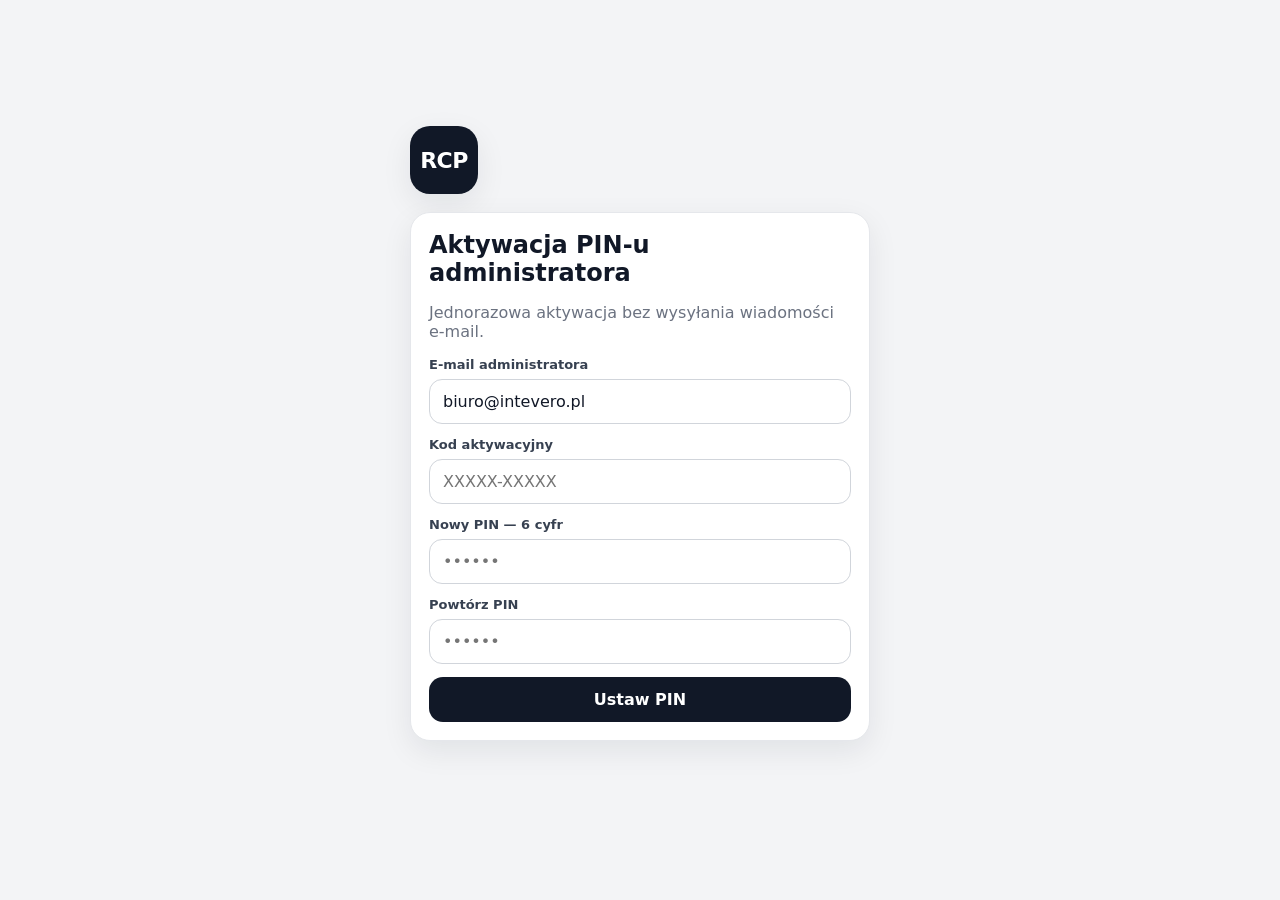
<file: activate.html>
<!doctype html>
<html lang="pl">
<head>
  <meta charset="UTF-8" />
  <meta name="viewport" content="width=device-width, initial-scale=1, viewport-fit=cover" />
  <meta name="theme-color" content="#111827" />
  <link rel="icon" href="./icon.svg" type="image/svg+xml" />
  <link rel="stylesheet" href="./styles.css" />
  <title>RCP — aktywacja PIN-u administratora</title>
</head>
<body>
  <div class="shell">
    <div class="login-wrap">
      <div class="logo login-logo">RCP</div>
      <div class="card">
        <h2>Aktywacja PIN-u administratora</h2>
        <p class="muted">Jednorazowa aktywacja bez wysyłania wiadomości e-mail.</p>
        <div id="notice"></div>
        <form id="activateForm" autocomplete="off">
          <div class="field">
            <label for="email">E-mail administratora</label>
            <input id="email" class="input" type="email" autocomplete="username" value="biuro@intevero.pl" required />
          </div>
          <div class="field">
            <label for="code">Kod aktywacyjny</label>
            <input id="code" class="input" type="text" autocapitalize="characters" spellcheck="false" placeholder="XXXXX-XXXXX" required />
          </div>
          <div class="field">
            <label for="pin">Nowy PIN — 6 cyfr</label>
            <input id="pin" class="input" type="password" inputmode="numeric" pattern="[0-9]{6}" maxlength="6" autocomplete="new-password" placeholder="••••••" required />
          </div>
          <div class="field">
            <label for="pin2">Powtórz PIN</label>
            <input id="pin2" class="input" type="password" inputmode="numeric" pattern="[0-9]{6}" maxlength="6" autocomplete="new-password" placeholder="••••••" required />
          </div>
          <button id="submitBtn" class="btn btn-dark btn-block" type="submit">Ustaw PIN</button>
        </form>
        <a id="backBtn" class="btn btn-light btn-block" href="./" style="display:none;margin-top:10px;text-decoration:none;text-align:center">Przejdź do logowania RCP</a>
      </div>
    </div>
  </div>

<script>
(() => {
  const BOOTSTRAP_URL = 'https://nouanhglqawrmvhlzrez.supabase.co/functions/v1/admin-bootstrap';
  const LOGIN_URL = 'https://nouanhglqawrmvhlzrez.supabase.co/functions/v1/employee-auth';
  const form = document.getElementById('activateForm');
  const notice = document.getElementById('notice');
  const submit = document.getElementById('submitBtn');
  const back = document.getElementById('backBtn');

  function show(message, type) {
    notice.className = 'notice ' + (type === 'ok' ? 'notice-success' : type === 'info' ? 'notice-info' : 'notice-error');
    notice.textContent = message;
  }

  form.addEventListener('submit', async (e) => {
    e.preventDefault();
    const email = document.getElementById('email').value.trim().toLowerCase();
    const code = document.getElementById('code').value.trim();
    const pin = document.getElementById('pin').value.trim();
    const pin2 = document.getElementById('pin2').value.trim();

    if (!/^\d{6}$/.test(pin)) return show('PIN musi mieć dokładnie 6 cyfr.', 'error');
    if (pin !== pin2) return show('Wpisane PIN-y są różne.', 'error');

    submit.disabled = true;
    submit.textContent = 'Aktywacja…';
    show('Ustawiam PIN…', 'info');

    try {
      await fetch(BOOTSTRAP_URL, {
        method: 'POST',
        mode: 'no-cors',
        headers: { 'Content-Type': 'text/plain;charset=UTF-8' },
        body: JSON.stringify({ email, code, pin })
      });

      await new Promise(resolve => setTimeout(resolve, 1200));

      const verify = await fetch(LOGIN_URL, {
        method: 'POST',
        headers: { 'Content-Type': 'application/json' },
        body: JSON.stringify({ action: 'admin_login', email, pin })
      });
      const data = await verify.json().catch(() => ({}));

      if (!verify.ok || !data?.session) {
        throw new Error(data?.error || 'Nie udało się potwierdzić aktywacji. Sprawdź kod i spróbuj ponownie.');
      }

      form.style.display = 'none';
      back.style.display = 'block';
      show('PIN został ustawiony. Możesz teraz zalogować się do RCP e-mailem i PIN-em.', 'ok');
    } catch (err) {
      show(err?.message || 'Aktywacja nie powiodła się.', 'error');
      submit.disabled = false;
      submit.textContent = 'Ustaw PIN';
    }
  });
})();
</script>
</body>
</html>
</file>
<file: styles.css>
:root {
  font-family: Inter, ui-sans-serif, system-ui, -apple-system, BlinkMacSystemFont, "Segoe UI", sans-serif;
  color: #111827;
  background: #f3f4f6;
  font-synthesis: none;
  --bg: #f3f4f6;
  --panel: #ffffff;
  --muted: #6b7280;
  --line: #e5e7eb;
  --dark: #111827;
  --green: #138a4b;
  --green-soft: #e8f7ef;
  --red: #bd2c2c;
  --red-soft: #fbeaea;
  --blue: #205fb5;
  --amber: #a35b00;
  --shadow: 0 10px 30px rgba(17,24,39,.08);
}
* { box-sizing: border-box; }
html, body { margin: 0; min-height: 100%; background: var(--bg); }
body { min-height: 100dvh; }
button, input, select { font: inherit; }
button { touch-action: manipulation; }
.hidden { display: none !important; }
.shell { max-width: 900px; margin: 0 auto; min-height: 100dvh; padding: 18px 16px 40px; }
.topbar { display: flex; align-items: center; justify-content: space-between; gap: 12px; margin-bottom: 18px; }
.brand { display: flex; align-items: center; gap: 10px; min-width: 0; }
.logo { width: 42px; height: 42px; border-radius: 12px; background: var(--dark); color: white; display: grid; place-items: center; font-weight: 800; letter-spacing: -.5px; box-shadow: var(--shadow); }
.brand-copy { min-width: 0; }
.brand-title { font-weight: 800; line-height: 1.1; }
.brand-sub { color: var(--muted); font-size: 12px; margin-top: 3px; overflow: hidden; text-overflow: ellipsis; white-space: nowrap; }
.card { background: var(--panel); border: 1px solid var(--line); border-radius: 20px; padding: 18px; box-shadow: var(--shadow); margin-bottom: 14px; }
.card h2, .card h3 { margin: 0 0 12px; }
.muted { color: var(--muted); }
.small { font-size: 13px; }
.btn { border: 0; border-radius: 14px; padding: 13px 16px; font-weight: 750; cursor: pointer; transition: transform .08s ease, opacity .15s ease; }
.btn:active { transform: scale(.985); }
.btn:disabled { opacity: .48; cursor: not-allowed; }
.btn-dark { background: var(--dark); color: #fff; }
.btn-light { background: #fff; color: var(--dark); border: 1px solid var(--line); }
.btn-green { background: var(--green); color: white; }
.btn-red { background: var(--red); color: white; }
.btn-block { width: 100%; }
.btn-icon { background: white; color: var(--dark); border: 1px solid var(--line); padding: 10px 12px; }
.login-wrap { max-width: 460px; margin: 12vh auto 0; }
.login-logo { width: 68px; height: 68px; margin-bottom: 18px; border-radius: 20px; font-size: 22px; }
.field { margin-bottom: 13px; }
.field label { display: block; font-size: 13px; font-weight: 700; margin: 0 0 7px; color: #374151; }
.input, .select { width: 100%; border: 1px solid #d1d5db; background: white; color: #111827; border-radius: 13px; padding: 12px 13px; outline: none; }
.input:focus, .select:focus { border-color: #6b7280; box-shadow: 0 0 0 3px rgba(107,114,128,.12); }
.notice { border-radius: 14px; padding: 12px 13px; font-size: 13px; margin-top: 12px; }
.notice-info { background: #eef4ff; color: #244a82; }
.notice-error { background: var(--red-soft); color: #862020; }
.notice-success { background: var(--green-soft); color: #16643b; }
.hero { text-align: center; padding: 24px 18px 18px; }
.status-pill { display: inline-flex; align-items: center; gap: 8px; padding: 8px 12px; border-radius: 999px; font-size: 13px; font-weight: 800; }
.status-off { background: #eef0f3; color: #4b5563; }
.status-on { background: var(--green-soft); color: var(--green); }
.dot { width: 9px; height: 9px; border-radius: 50%; background: currentColor; }
.timer { font-variant-numeric: tabular-nums; font-size: clamp(38px, 10vw, 58px); font-weight: 850; letter-spacing: -2px; margin: 18px 0 8px; }
.timer-label { color: var(--muted); font-size: 13px; margin-bottom: 18px; }
.punch-btn { width: min(280px, 78vw); height: min(280px, 78vw); max-width: 280px; max-height: 280px; border-radius: 50%; border: 12px solid rgba(255,255,255,.48); color: #fff; font-size: 24px; font-weight: 900; box-shadow: 0 16px 36px rgba(17,24,39,.19); margin: 4px auto 8px; display: grid; place-items: center; cursor: pointer; }
.punch-start { background: var(--green); }
.punch-stop { background: var(--red); }
.stats { display: grid; grid-template-columns: repeat(3, 1fr); gap: 10px; }
.stat { border: 1px solid var(--line); border-radius: 15px; padding: 12px; min-width: 0; }
.stat-label { font-size: 11px; color: var(--muted); text-transform: uppercase; letter-spacing: .4px; }
.stat-value { font-weight: 850; margin-top: 5px; font-size: 18px; word-break: break-word; }
.section-head { display: flex; align-items: center; justify-content: space-between; gap: 12px; margin-bottom: 10px; }
.list { display: grid; gap: 9px; }
.row { display: grid; grid-template-columns: 1fr auto; gap: 12px; align-items: center; border: 1px solid var(--line); border-radius: 14px; padding: 12px; }
.row-main { min-width: 0; }
.row-title { font-weight: 800; }
.row-sub { color: var(--muted); font-size: 12px; margin-top: 4px; }
.row-amount { text-align: right; font-weight: 800; }
.tabs { display: grid; grid-template-columns: repeat(3, 1fr); gap: 8px; margin-bottom: 14px; }
.tab { border: 1px solid var(--line); border-radius: 12px; background: #fff; color: #4b5563; padding: 10px; font-weight: 750; cursor: pointer; }
.tab.active { background: var(--dark); color: #fff; border-color: var(--dark); }
.admin-grid { display: grid; grid-template-columns: repeat(3, 1fr); gap: 10px; }
.metric { background: #fff; border: 1px solid var(--line); border-radius: 16px; padding: 14px; }
.metric-label { color: var(--muted); font-size: 12px; }
.metric-value { font-size: 24px; font-weight: 850; margin-top: 6px; }
.member-status { display: inline-flex; align-items: center; gap: 6px; font-size: 12px; font-weight: 800; }
.member-actions { display: flex; gap: 7px; flex-wrap: wrap; justify-content: flex-end; }
.mini-btn { border: 1px solid var(--line); background: white; padding: 7px 9px; border-radius: 10px; font-size: 12px; font-weight: 750; cursor: pointer; }
.form-grid { display: grid; grid-template-columns: repeat(2, minmax(0, 1fr)); gap: 12px; }
.form-grid .span-2 { grid-column: span 2; }
.dialog-backdrop { position: fixed; inset: 0; background: rgba(17,24,39,.55); display: grid; place-items: end center; padding: 16px; z-index: 50; }
.dialog { width: min(620px, 100%); max-height: 88dvh; overflow: auto; background: white; border-radius: 22px; padding: 18px; box-shadow: 0 20px 60px rgba(0,0,0,.3); }
.dialog-actions { display: flex; justify-content: flex-end; gap: 8px; margin-top: 14px; }
.spinner { width: 28px; height: 28px; border: 3px solid #d1d5db; border-top-color: var(--dark); border-radius: 50%; animation: spin .75s linear infinite; margin: 20px auto; }
@keyframes spin { to { transform: rotate(360deg); } }
@media (max-width: 640px) {
  .shell { padding: 14px 12px 32px; }
  .card { border-radius: 17px; padding: 15px; }
  .stats, .admin-grid { grid-template-columns: 1fr 1fr; }
  .stats .stat:last-child, .admin-grid .metric:last-child { grid-column: span 2; }
  .form-grid { grid-template-columns: 1fr; }
  .form-grid .span-2 { grid-column: auto; }
  .row { grid-template-columns: 1fr; }
  .row-amount { text-align: left; }
  .member-actions { justify-content: flex-start; }
}
.top-actions { display: flex; align-items: center; gap: 8px; flex-shrink: 0; }
.org-switcher { display: block; margin-top: 7px; max-width: min(62vw, 360px); border: 1px solid var(--line); border-radius: 10px; padding: 6px 8px; background: #fff; color: #374151; font-size: 12px; font-weight: 700; }
@media (max-width: 640px) {
  .topbar-multi { align-items: flex-start; }
  .top-actions { flex-direction: column; align-items: stretch; }
  .top-actions .btn { padding: 9px 10px; font-size: 12px; }
  .org-switcher { max-width: 58vw; }
}


/* RCP — statystyki czasu pracy */
body.rcp-stats-open { overflow: hidden; }
.rcp-stats-launch { min-height: 64px; font-size: 17px; font-weight: 850; display: flex; align-items: center; justify-content: center; gap: 10px; }
.rcp-stats-screen { position: fixed; inset: 0; z-index: 1000; background: var(--bg); overflow: auto; -webkit-overflow-scrolling: touch; }
.rcp-stats-shell { width: min(780px, 100%); min-height: 100dvh; margin: 0 auto; padding: 16px 14px 34px; }
.rcp-stats-head { position: sticky; top: 0; z-index: 4; display: grid; grid-template-columns: 46px 1fr; gap: 10px; align-items: center; margin: -16px -14px 16px; padding: 16px 14px 12px; background: color-mix(in srgb, var(--bg) 94%, transparent); backdrop-filter: blur(12px); }
.rcp-stats-back { width: 44px; height: 44px; border: 1px solid var(--line); background: #fff; border-radius: 14px; font-size: 25px; line-height: 1; cursor: pointer; }
.rcp-stats-title { font-size: clamp(30px, 8vw, 44px); font-weight: 900; letter-spacing: -1.3px; line-height: 1.05; }
.rcp-stats-subtitle { margin-top: 5px; color: var(--muted); font-size: 13px; font-weight: 650; }
.rcp-stats-filter { margin-bottom: 18px; }
.rcp-stats-filter label { display: block; margin-bottom: 7px; color: #374151; font-size: 13px; font-weight: 800; }
.rcp-year-section { margin: 0 0 28px; }
.rcp-year-section h2 { margin: 0 0 12px; font-size: 25px; }
.rcp-month-list { display: grid; gap: 10px; }
.rcp-month-card { width: 100%; display: grid; grid-template-columns: minmax(0,1fr) auto; gap: 10px; align-items: center; text-align: left; border: 1px solid var(--line); border-radius: 17px; background: #fff; padding: 17px 16px; box-shadow: 0 7px 20px rgba(17,24,39,.04); cursor: pointer; color: var(--dark); }
.rcp-month-card:active { transform: scale(.992); }
.rcp-month-main { display: flex; align-items: center; min-width: 0; gap: 9px; font-size: 20px; }
.rcp-month-icon { flex: 0 0 auto; }
.rcp-month-meta { text-align: right; color: var(--muted); font-size: 13px; font-weight: 800; white-space: nowrap; }
.rcp-calendar-card { background: #fff; border: 1px solid var(--line); border-radius: 20px; padding: 18px 12px 16px; box-shadow: var(--shadow); }
.rcp-calendar-weekdays, .rcp-calendar-grid { display: grid; grid-template-columns: repeat(7, minmax(0,1fr)); }
.rcp-calendar-weekdays { margin-bottom: 8px; color: var(--muted); font-size: 12px; font-weight: 850; text-align: center; }
.rcp-calendar-weekdays > div { padding: 5px 0; }
.rcp-calendar-grid { row-gap: 9px; }
.rcp-cal-empty { min-height: 52px; }
.rcp-cal-day { position: relative; aspect-ratio: 1; width: min(52px, 11.6vw); max-width: 52px; justify-self: center; border: 0; background: transparent; border-radius: 50%; color: var(--dark); font-weight: 850; font-size: 18px; cursor: pointer; display: grid; place-items: center; }
.rcp-cal-day span { position: relative; z-index: 1; }
.rcp-cal-day small { position: absolute; right: -1px; top: -1px; min-width: 17px; height: 17px; padding: 0 4px; display: grid; place-items: center; border-radius: 999px; background: var(--dark); color: #fff; font-size: 9px; font-weight: 900; }
.rcp-cal-worked { border: 3px solid var(--green); background: var(--green-soft); color: #105e37; }
.rcp-cal-today { border: 3px solid var(--blue); background: #eef4ff; color: #174d93; }
.rcp-cal-worked.rcp-cal-today { border-color: var(--green); box-shadow: 0 0 0 3px #fff, 0 0 0 6px var(--blue); }
.rcp-calendar-summary { margin-top: 18px; display: grid; gap: 7px; border-radius: 16px; background: #f8fafc; padding: 14px; text-align: center; font-size: 15px; }
.rcp-stats-bottom-back { margin-top: 14px; }
.rcp-stats-day-backdrop { z-index: 1200; }
.rcp-stats-day-dialog { max-width: 650px; }
.rcp-day-summary { display: grid; grid-template-columns: repeat(2,minmax(0,1fr)); gap: 9px; margin: 12px 0; }
.rcp-day-summary > div { display: grid; gap: 5px; padding: 12px; border: 1px solid var(--line); border-radius: 14px; background: #f8fafc; }
.rcp-day-summary span { color: var(--muted); font-size: 11px; text-transform: uppercase; letter-spacing: .35px; }
.rcp-day-summary b { font-size: 18px; }
.rcp-day-entry-list { display: grid; gap: 10px; }
.rcp-day-entry { border: 1px solid var(--line); border-radius: 16px; padding: 14px; background: #fff; }
.rcp-detail-person { margin-bottom: 9px; font-size: 17px; font-weight: 900; }
.rcp-detail-grid { display: grid; grid-template-columns: repeat(2,minmax(0,1fr)); gap: 7px 12px; font-size: 13px; }
.rcp-detail-comment, .rcp-detail-gps { margin-top: 10px; padding-top: 10px; border-top: 1px solid var(--line); font-size: 13px; line-height: 1.45; overflow-wrap: anywhere; }
.rcp-detail-gps a { color: var(--blue); font-weight: 800; }
.rcp-live { color: var(--green); font-weight: 900; }

@media (max-width: 560px) {
  .rcp-stats-shell { padding-left: 12px; padding-right: 12px; }
  .rcp-stats-head { margin-left: -12px; margin-right: -12px; padding-left: 12px; padding-right: 12px; }
  .rcp-month-card { grid-template-columns: 1fr; gap: 6px; }
  .rcp-month-meta { text-align: left; padding-left: 33px; }
  .rcp-calendar-card { padding-left: 8px; padding-right: 8px; }
  .rcp-cal-empty { min-height: 46px; }
  .rcp-cal-day { width: min(46px, 11.5vw); max-width: 46px; font-size: 16px; }
  .rcp-detail-grid { grid-template-columns: 1fr; }
}


/* RCP — rozliczenia finansowe */
.rcp-settlement-card { overflow: hidden; }
.rcp-settlement-open { width: 100%; border: 0; background: transparent; padding: 0; text-align: left; cursor: pointer; color: var(--dark); }
.rcp-settlement-open-title { display: flex; align-items: center; gap: 9px; margin-bottom: 10px; font-size: 18px; }
.rcp-balance-compact { display: flex; align-items: baseline; justify-content: space-between; gap: 10px; border-radius: 14px; padding: 11px 12px; margin-bottom: 8px; }
.rcp-balance-compact span { font-size: 12px; font-weight: 800; text-transform: uppercase; letter-spacing: .35px; }
.rcp-balance-compact b { font-size: 21px; }
.rcp-balance-compact.positive, .rcp-balance-main.positive { background: var(--green-soft); color: #12633a; }
.rcp-balance-compact.negative, .rcp-balance-main.negative { background: var(--red-soft); color: #8a2424; }
.rcp-balance-compact.zero, .rcp-balance-main.zero { background: #eef0f3; color: #4b5563; }

.rcp-company-balance { display: flex; align-items: baseline; justify-content: space-between; gap: 10px; padding: 12px 13px; margin-bottom: 10px; border-radius: 14px; background: #f8fafc; border: 1px solid var(--line); }
.rcp-company-balance span { color: var(--muted); font-size: 12px; font-weight: 800; text-transform: uppercase; }
.rcp-company-balance b { font-size: 20px; }
.rcp-admin-balance-list { display: grid; gap: 8px; }
.rcp-admin-balance-row { width: 100%; border: 1px solid var(--line); background: #fff; border-radius: 13px; padding: 11px 12px; display: grid; grid-template-columns: minmax(0,1fr) auto; gap: 10px; align-items: center; text-align: left; cursor: pointer; }
.rcp-admin-balance-name { font-weight: 800; min-width: 0; overflow: hidden; text-overflow: ellipsis; white-space: nowrap; }
.rcp-admin-balance-value { font-size: 12px; white-space: nowrap; }
.rcp-admin-balance-value.positive { color: #12633a; }
.rcp-admin-balance-value.negative { color: #9b2727; }
.rcp-admin-balance-value.zero { color: var(--muted); }

.rcp-balance-grid { display: grid; grid-template-columns: repeat(2,minmax(0,1fr)); gap: 9px; }
.rcp-balance-grid > div { display: grid; gap: 5px; border: 1px solid var(--line); border-radius: 14px; padding: 12px; background: #fff; }
.rcp-balance-grid span { color: var(--muted); font-size: 11px; text-transform: uppercase; letter-spacing: .35px; }
.rcp-balance-grid b { font-size: 18px; }
.rcp-balance-main { grid-column: span 2; border: 0 !important; }
.rcp-balance-main b { font-size: 24px; }

.rcp-settlement-person-card { width: 100%; display: grid; grid-template-columns: minmax(0,1fr) auto; gap: 10px; align-items: center; text-align: left; border: 1px solid var(--line); border-radius: 16px; background: #fff; padding: 14px; cursor: pointer; color: var(--dark); }
.rcp-settlement-history-row { border: 1px solid var(--line); border-radius: 14px; padding: 12px; background: #fff; }

.rcp-day-settlement-section { margin: 12px 0 14px; padding: 13px; border: 1px solid #f0d59b; border-radius: 16px; background: #fffaf0; }
.rcp-day-settlement-actions { display: grid; grid-template-columns: repeat(2,minmax(0,1fr)); gap: 8px; margin-bottom: 10px; }
.rcp-day-settlement-list { display: grid; gap: 7px; }
.rcp-day-settlement-row { border: 1px solid #efd9aa; border-radius: 12px; padding: 10px; background: #fff; }

.rcp-cal-settlement { box-shadow: inset 0 0 0 2px #d69e2e; }
.rcp-cal-money { position: absolute; left: -2px; bottom: -3px; min-width: 20px; height: 17px; padding: 0 4px; display: grid; place-items: center; border-radius: 999px; background: #d69e2e; color: #fff; font-style: normal; font-size: 9px; font-weight: 900; }

@media (max-width: 560px) {
  .rcp-admin-balance-row, .rcp-settlement-person-card { grid-template-columns: 1fr; }
  .rcp-admin-balance-value { white-space: normal; }
  .rcp-balance-grid { grid-template-columns: 1fr 1fr; }
  .rcp-day-settlement-actions { grid-template-columns: 1fr 1fr; }
}
</file>
